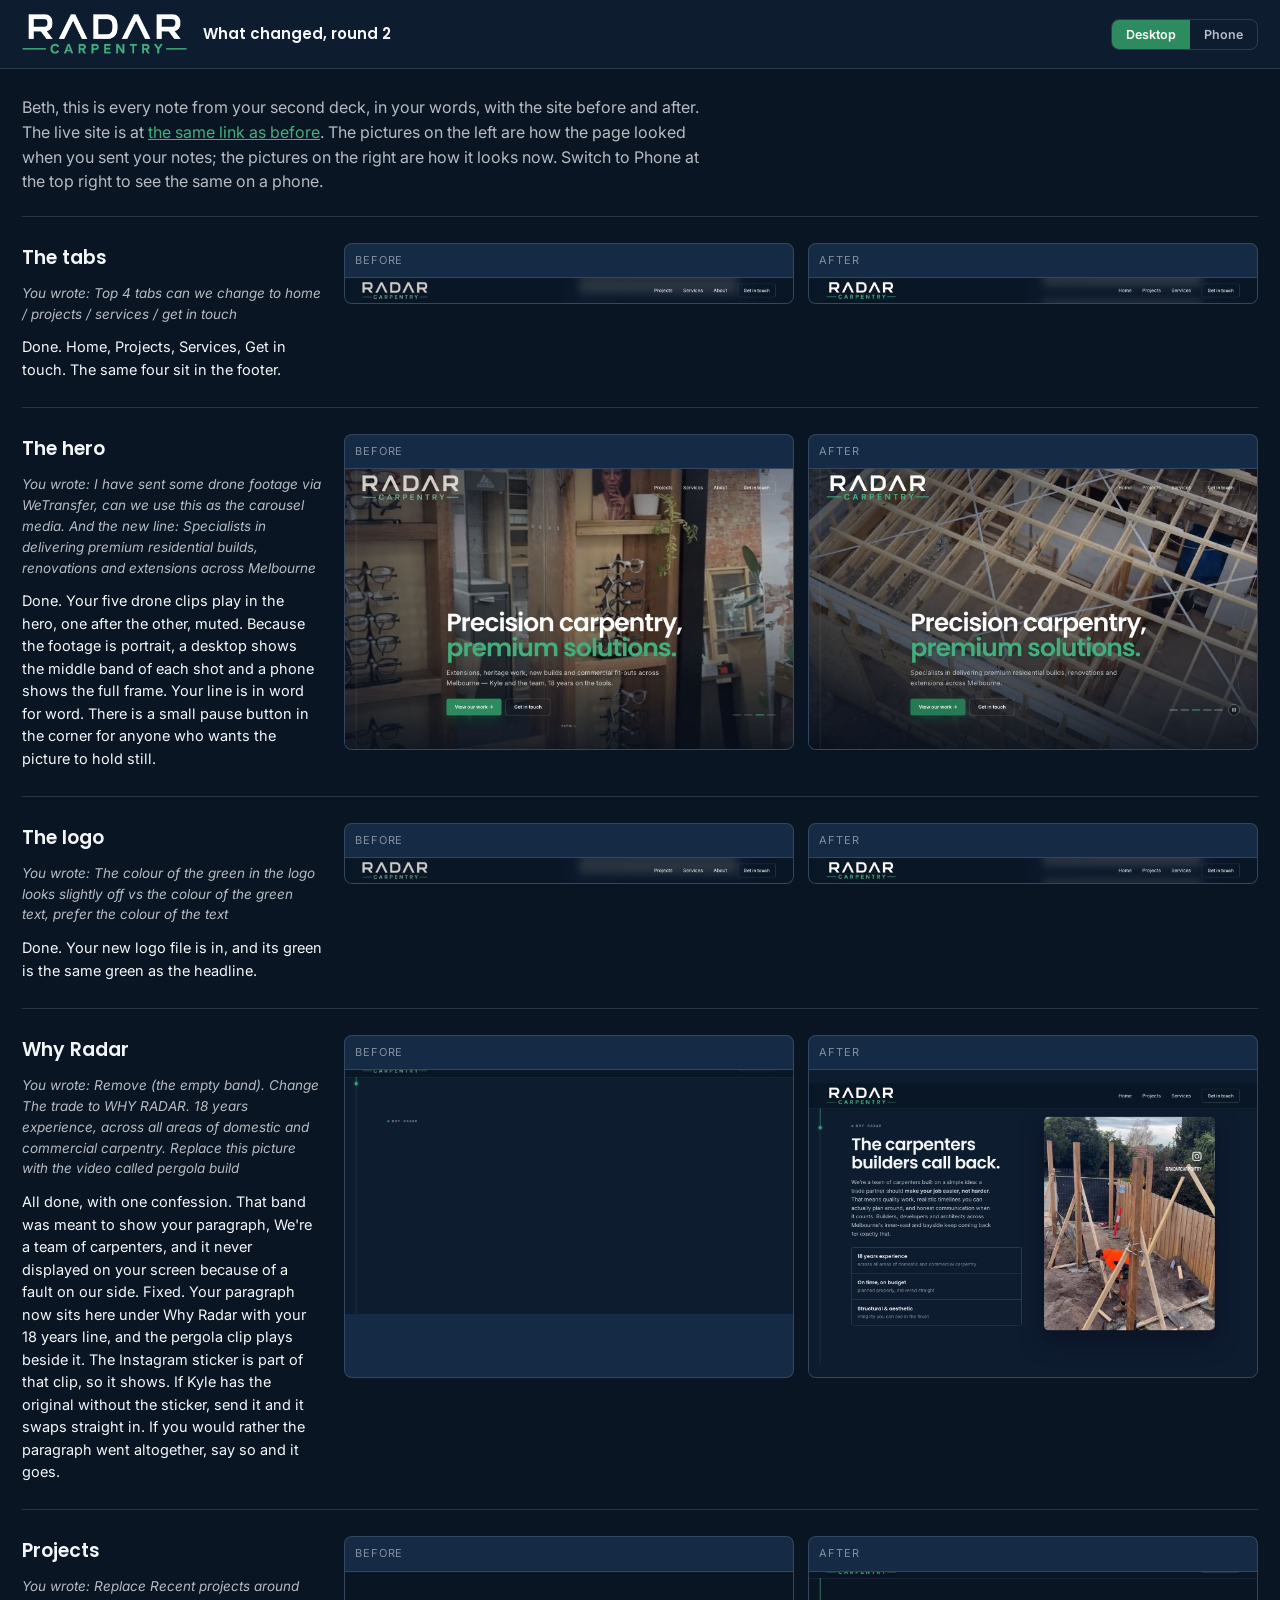
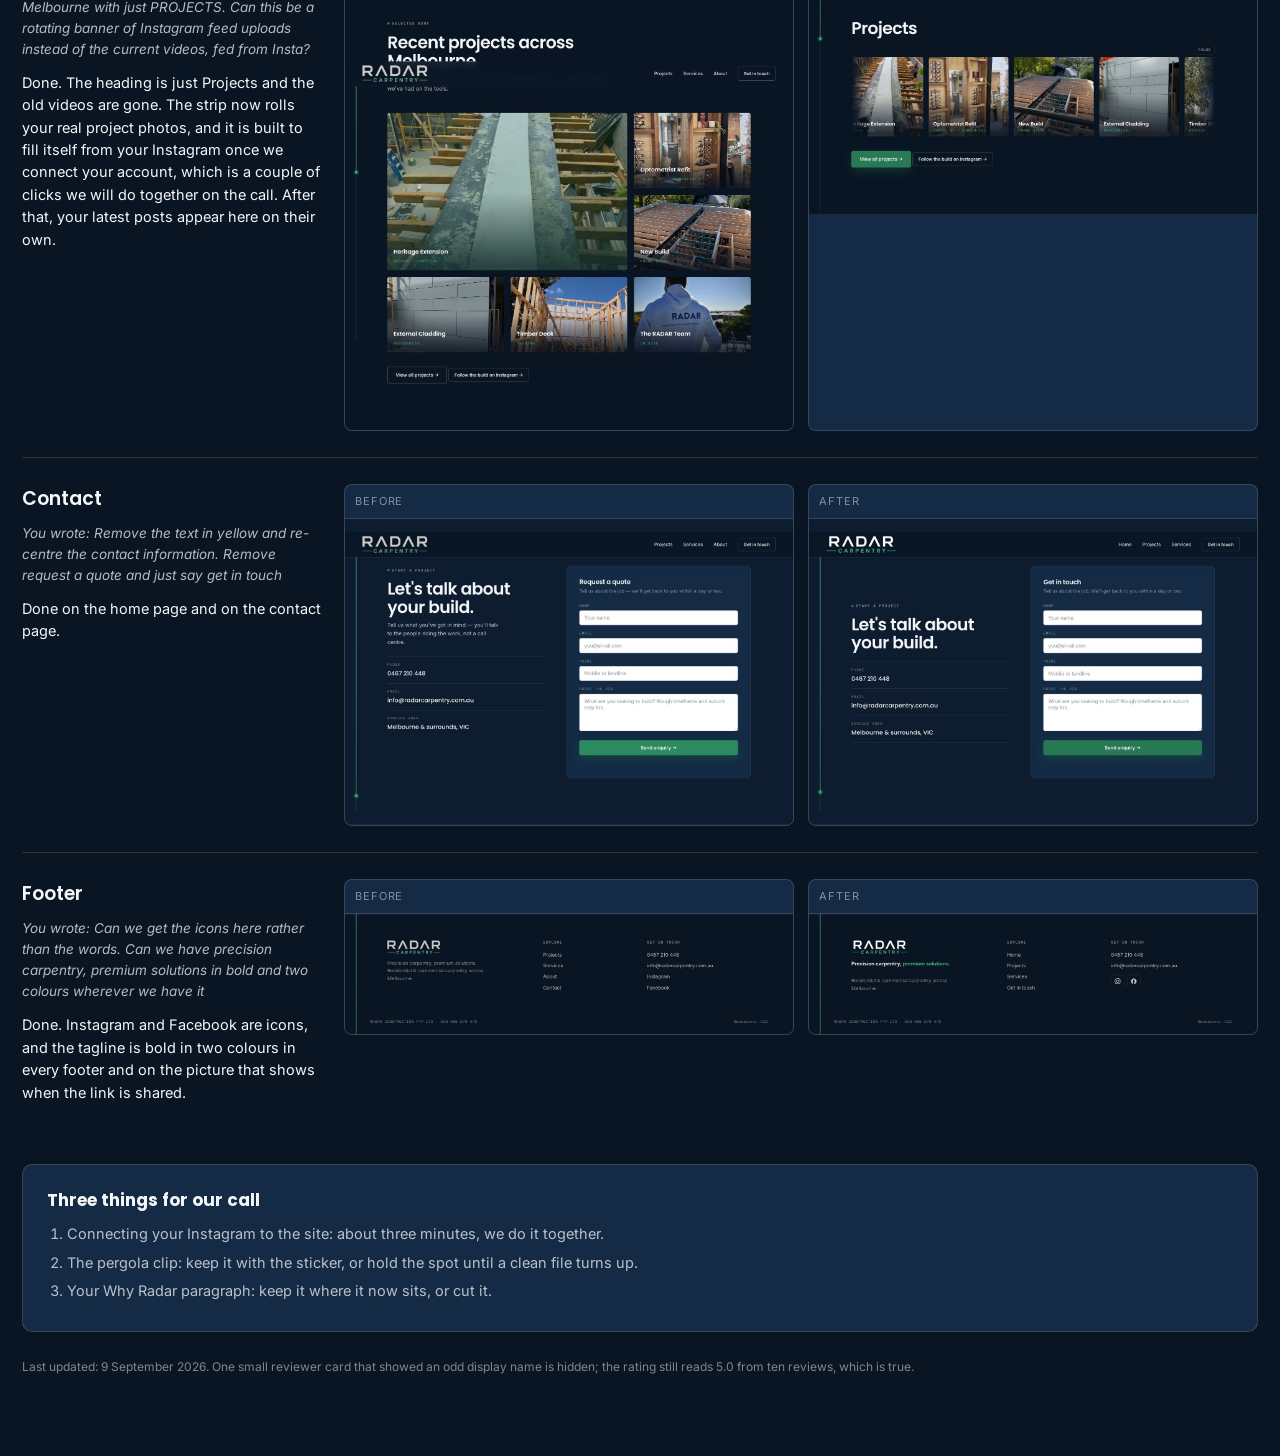
<file: round-2/index.html>
<!doctype html>
<html lang="en-AU"><head><meta charset="utf-8"><meta name="viewport" content="width=device-width,initial-scale=1"><meta name="robots" content="noindex,nofollow">
<title>RADAR Carpentry · What changed, round 2</title>
<link rel="icon" type="image/png" href="../favicon.png">
<link rel="preconnect" href="https://fonts.googleapis.com"><link rel="preconnect" href="https://fonts.gstatic.com" crossorigin>
<link href="https://fonts.googleapis.com/css2?family=Poppins:wght@500;600&family=Inter:wght@400;500;600&display=swap" rel="stylesheet">
<style>
:root{--navy:#0E1C30;--navy-900:#091523;--navy-800:#142a45;--line:rgba(244,246,248,.14);--green:#2E8B5F;--green-b:#42B07C;--ink:#F4F6F8;--soft:rgba(244,246,248,.74);--mute:rgba(244,246,248,.5)}
*{box-sizing:border-box;margin:0;padding:0}
body{background:var(--navy-900);color:var(--ink);font-family:Inter,-apple-system,BlinkMacSystemFont,"Segoe UI",sans-serif;line-height:1.55}
header{position:sticky;top:0;z-index:5;display:flex;align-items:center;gap:16px;padding:14px 22px;background:var(--navy);border-bottom:1px solid var(--line)}
header img{height:40px} header h1{font-family:Poppins,sans-serif;font-size:15px;font-weight:600} header .sp{flex:1}
.seg{display:inline-flex;border:1px solid var(--line);border-radius:8px;overflow:hidden}
.seg button{background:transparent;color:var(--soft);border:0;padding:7px 14px;font-size:12.5px;font-weight:600;cursor:pointer;font-family:inherit}
.seg button.on{background:var(--green);color:#fff}
main{max-width:1400px;margin:0 auto;padding:26px 22px 80px}
.intro{font-size:16px;color:var(--soft);max-width:70ch;margin-bottom:22px}
.intro a{color:var(--green-b)}
.row{display:grid;grid-template-columns:300px 1fr;gap:22px;padding:26px 0;border-top:1px solid var(--line)}
.ask h2{font-family:Poppins,sans-serif;font-size:19px;font-weight:600;margin-bottom:10px} .you{font-size:13.5px;color:var(--soft);font-style:italic;margin-bottom:12px} .did{font-size:14.5px}
.pair{display:none;grid-template-columns:1fr 1fr;gap:14px} .pair.on{display:grid} .pair.phone{grid-template-columns:repeat(auto-fit,minmax(200px,300px))}
figure{background:var(--navy-800);border:1px solid var(--line);border-radius:8px;overflow:hidden}
figcaption{font-size:11px;letter-spacing:.08em;text-transform:uppercase;color:var(--mute);padding:8px 10px;border-bottom:1px solid var(--line)}
figure img{display:block;width:100%;height:auto}
.call{margin-top:34px;padding:22px 24px;border:1px solid var(--line);border-radius:10px;background:var(--navy-800)}
.call h2{font-family:Poppins,sans-serif;font-size:17px;margin-bottom:10px} .call ol{padding-left:20px;color:var(--soft);font-size:14.5px} .call li{margin:6px 0}
.stamp{margin-top:26px;font-size:12px;color:var(--mute)}
@media (max-width:900px){.row{grid-template-columns:1fr} .pair{grid-template-columns:1fr} header h1{font-size:13px}}
</style></head><body>
<header><img src="../assets/images/radar-wordmark-ondark.png" alt="RADAR Carpentry"><h1>What changed, round 2</h1><span class="sp"></span>
<div class="seg"><button class="on" data-w="desktop">Desktop</button><button data-w="phone">Phone</button></div></header>
<main>
<p class="intro">Beth, this is every note from your second deck, in your words, with the site before and after. The live site is at <a href="../">the same link as before</a>. The pictures on the left are how the page looked when you sent your notes; the pictures on the right are how it looks now. Switch to Phone at the top right to see the same on a phone.</p>

        <section class="row">
          <div class="ask"><h2>The tabs</h2><p class="you">You wrote: Top 4 tabs can we change to home / projects / services / get in touch</p><p class="did">Done. Home, Projects, Services, Get in touch. The same four sit in the footer.</p></div>
          <div class="shots"><div class="pair desktop"><figure><figcaption>Before</figcaption><img src="img/baseline-index-1440-nav.jpg" alt="Before: nav" loading="lazy"></figure><figure><figcaption>After</figcaption><img src="img/after-index-1440-nav.jpg" alt="After: nav" loading="lazy"></figure></div><div class="pair phone"><figure><figcaption>Before</figcaption><img src="img/baseline-index-390-nav.jpg" alt="Before: nav" loading="lazy"></figure><figure><figcaption>After</figcaption><img src="img/after-index-390-nav.jpg" alt="After: nav" loading="lazy"></figure></div></div>
        </section>
        <section class="row">
          <div class="ask"><h2>The hero</h2><p class="you">You wrote: I have sent some drone footage via WeTransfer, can we use this as the carousel media. And the new line: Specialists in delivering premium residential builds, renovations and extensions across Melbourne</p><p class="did">Done. Your five drone clips play in the hero, one after the other, muted. Because the footage is portrait, a desktop shows the middle band of each shot and a phone shows the full frame. Your line is in word for word. There is a small pause button in the corner for anyone who wants the picture to hold still.</p></div>
          <div class="shots"><div class="pair desktop"><figure><figcaption>Before</figcaption><img src="img/baseline-index-1440-hero.jpg" alt="Before: hero" loading="lazy"></figure><figure><figcaption>After</figcaption><img src="img/after-index-1440-hero.jpg" alt="After: hero" loading="lazy"></figure></div><div class="pair phone"><figure><figcaption>Before</figcaption><img src="img/baseline-index-390-hero.jpg" alt="Before: hero" loading="lazy"></figure><figure><figcaption>After</figcaption><img src="img/after-index-390-hero.jpg" alt="After: hero" loading="lazy"></figure></div></div>
        </section>
        <section class="row">
          <div class="ask"><h2>The logo</h2><p class="you">You wrote: The colour of the green in the logo looks slightly off vs the colour of the green text, prefer the colour of the text</p><p class="did">Done. Your new logo file is in, and its green is the same green as the headline.</p></div>
          <div class="shots"><div class="pair desktop"><figure><figcaption>Before</figcaption><img src="img/baseline-index-1440-nav.jpg" alt="Before: nav" loading="lazy"></figure><figure><figcaption>After</figcaption><img src="img/after-index-1440-nav.jpg" alt="After: nav" loading="lazy"></figure></div><div class="pair phone"><figure><figcaption>Before</figcaption><img src="img/baseline-index-390-nav.jpg" alt="Before: nav" loading="lazy"></figure><figure><figcaption>After</figcaption><img src="img/after-index-390-nav.jpg" alt="After: nav" loading="lazy"></figure></div></div>
        </section>
        <section class="row">
          <div class="ask"><h2>Why Radar</h2><p class="you">You wrote: Remove (the empty band). Change The trade to WHY RADAR. 18 years experience, across all areas of domestic and commercial carpentry. Replace this picture with the video called pergola build</p><p class="did">All done, with one confession. That band was meant to show your paragraph, We&#x27;re a team of carpenters, and it never displayed on your screen because of a fault on our side. Fixed. Your paragraph now sits here under Why Radar with your 18 years line, and the pergola clip plays beside it. The Instagram sticker is part of that clip, so it shows. If Kyle has the original without the sticker, send it and it swaps straight in. If you would rather the paragraph went altogether, say so and it goes.</p></div>
          <div class="shots"><div class="pair desktop"><figure><figcaption>Before</figcaption><img src="img/baseline-index-1440-about.jpg" alt="Before: about" loading="lazy"></figure><figure><figcaption>After</figcaption><img src="img/after-index-1440-about.jpg" alt="After: about" loading="lazy"></figure></div><div class="pair phone"><figure><figcaption>Before</figcaption><img src="img/baseline-index-390-about.jpg" alt="Before: about" loading="lazy"></figure><figure><figcaption>After</figcaption><img src="img/after-index-390-about.jpg" alt="After: about" loading="lazy"></figure></div></div>
        </section>
        <section class="row">
          <div class="ask"><h2>Projects</h2><p class="you">You wrote: Replace Recent projects around Melbourne with just PROJECTS. Can this be a rotating banner of Instagram feed uploads instead of the current videos, fed from Insta?</p><p class="did">Done. The heading is just Projects and the old videos are gone. The strip now rolls your real project photos, and it is built to fill itself from your Instagram once we connect your account, which is a couple of clicks we will do together on the call. After that, your latest posts appear here on their own.</p></div>
          <div class="shots"><div class="pair desktop"><figure><figcaption>Before</figcaption><img src="img/baseline-index-1440-work.jpg" alt="Before: work" loading="lazy"></figure><figure><figcaption>After</figcaption><img src="img/after-index-1440-work.jpg" alt="After: work" loading="lazy"></figure></div><div class="pair phone"><figure><figcaption>Before</figcaption><img src="img/baseline-index-390-work.jpg" alt="Before: work" loading="lazy"></figure><figure><figcaption>After</figcaption><img src="img/after-index-390-work.jpg" alt="After: work" loading="lazy"></figure></div></div>
        </section>
        <section class="row">
          <div class="ask"><h2>Contact</h2><p class="you">You wrote: Remove the text in yellow and re-centre the contact information. Remove request a quote and just say get in touch</p><p class="did">Done on the home page and on the contact page.</p></div>
          <div class="shots"><div class="pair desktop"><figure><figcaption>Before</figcaption><img src="img/baseline-index-1440-contact.jpg" alt="Before: contact" loading="lazy"></figure><figure><figcaption>After</figcaption><img src="img/after-index-1440-contact.jpg" alt="After: contact" loading="lazy"></figure></div><div class="pair phone"><figure><figcaption>Before</figcaption><img src="img/baseline-index-390-contact.jpg" alt="Before: contact" loading="lazy"></figure><figure><figcaption>After</figcaption><img src="img/after-index-390-contact.jpg" alt="After: contact" loading="lazy"></figure></div></div>
        </section>
        <section class="row">
          <div class="ask"><h2>Footer</h2><p class="you">You wrote: Can we get the icons here rather than the words. Can we have precision carpentry, premium solutions in bold and two colours wherever we have it</p><p class="did">Done. Instagram and Facebook are icons, and the tagline is bold in two colours in every footer and on the picture that shows when the link is shared.</p></div>
          <div class="shots"><div class="pair desktop"><figure><figcaption>Before</figcaption><img src="img/baseline-index-1440-footer.jpg" alt="Before: footer" loading="lazy"></figure><figure><figcaption>After</figcaption><img src="img/after-index-1440-footer.jpg" alt="After: footer" loading="lazy"></figure></div><div class="pair phone"><figure><figcaption>Before</figcaption><img src="img/baseline-index-390-footer.jpg" alt="Before: footer" loading="lazy"></figure><figure><figcaption>After</figcaption><img src="img/after-index-390-footer.jpg" alt="After: footer" loading="lazy"></figure></div></div>
        </section>
<div class="call"><h2>Three things for our call</h2><ol><li>Connecting your Instagram to the site: about three minutes, we do it together.</li><li>The pergola clip: keep it with the sticker, or hold the spot until a clean file turns up.</li><li>Your Why Radar paragraph: keep it where it now sits, or cut it.</li></ol></div>
<p class="stamp">Last updated: 9 September 2026. One small reviewer card that showed an odd display name is hidden; the rating still reads 5.0 from ten reviews, which is true.</p>
</main>
<script>
document.querySelectorAll('.seg button').forEach(b=>b.addEventListener('click',()=>{document.querySelectorAll('.seg button').forEach(x=>x.classList.toggle('on',x===b));const w=b.dataset.w;document.querySelectorAll('.pair').forEach(p=>p.classList.toggle('on',p.classList.contains(w)));}));
document.querySelectorAll('.pair.desktop').forEach(p=>p.classList.add('on'));
</script></body></html>
</file>
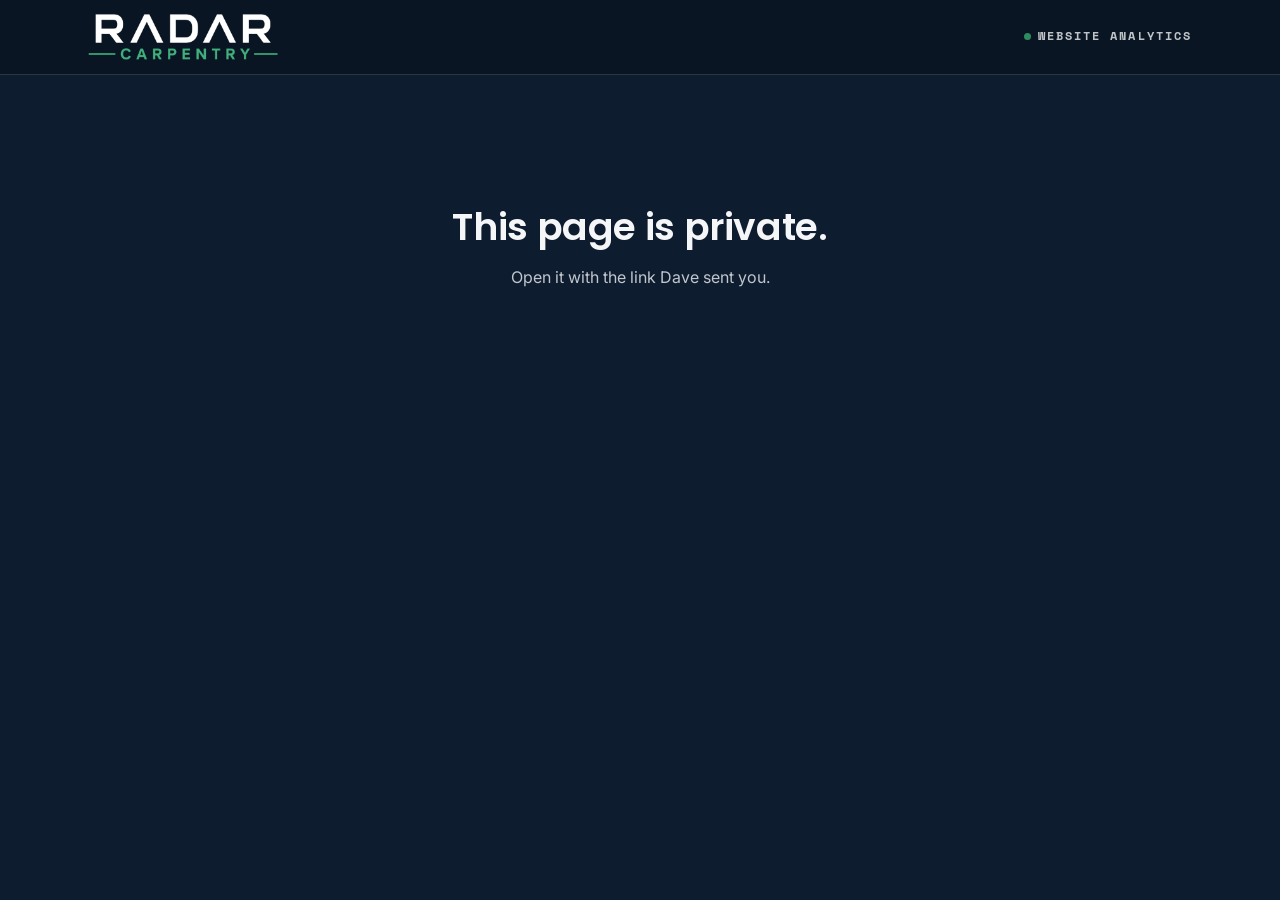
<file: analytics.html>
<!doctype html>
<html lang="en-AU">
<head>
<meta charset="utf-8">
<meta name="viewport" content="width=device-width,initial-scale=1">
<meta name="robots" content="noindex,nofollow">
<meta name="referrer" content="no-referrer">
<title>Website analytics · RADAR Carpentry</title>
<link rel="icon" type="image/png" href="favicon.png?v=2">
<meta name="theme-color" content="#0E1C30">
<link rel="preconnect" href="https://fonts.googleapis.com">
<link rel="preconnect" href="https://fonts.gstatic.com" crossorigin>
<link href="https://fonts.googleapis.com/css2?family=Poppins:wght@500;600;700&family=Inter:wght@400;500;600&family=Space+Mono:wght@400;700&display=swap" rel="stylesheet">
<link rel="stylesheet" href="tokens.css">
<style>
/* RADAR analytics page (17 Sep 2026). The site's own tokens; one chart green (#3CA473) validated with the dataviz
   palette checks against both navy surfaces (lightness band, chroma, contrast ≥ 3:1). Text never wears the data colour. */
*{box-sizing:border-box}
html,body{margin:0}
body{background:var(--navy);color:var(--on-dark);font-family:var(--f-body);font-size:16px;line-height:1.55;-webkit-font-smoothing:antialiased}
:root{--mark:#3CA473;--card:var(--navy-800);--grid:rgba(244,246,248,.10)}
.wrap{width:100%;max-width:1200px;margin:0 auto;padding:0 clamp(16px,4vw,48px)}
.top{border-bottom:1px solid var(--navy-line);background:var(--navy-900)}
.top-in{display:flex;align-items:center;justify-content:space-between;gap:16px;padding-block:14px;flex-wrap:wrap}
.logo{height:46px;width:auto;display:block}
.top-meta{display:flex;flex-direction:column;align-items:flex-end;gap:2px;text-align:right}
.ey{display:inline-flex;align-items:center;gap:.6em;font-family:var(--f-mono);font-size:.72rem;font-weight:700;letter-spacing:.18em;text-transform:uppercase;color:var(--on-dark-soft)}
.ey::before{content:"";width:7px;height:7px;border-radius:50%;background:var(--green);flex:none}
.muted{color:var(--on-dark-mute);font-size:.86rem}
main.wrap{padding-top:clamp(24px,4vw,40px);padding-bottom:56px}
h1,h2,h3{font-family:var(--f-display);font-weight:600;letter-spacing:-.01em;margin:0}
h1{font-size:clamp(1.55rem,3.2vw,2.35rem);line-height:1.18;max-width:28ch}
h2{font-size:1.12rem;margin-bottom:14px}
h3{font-size:.8rem;font-family:var(--f-mono);text-transform:uppercase;letter-spacing:.14em;color:var(--on-dark-mute);font-weight:700;margin:22px 0 10px}
.lede{color:var(--on-dark-soft);margin:10px 0 0;max-width:62ch}
.head{display:flex;justify-content:space-between;align-items:flex-end;gap:20px;flex-wrap:wrap;margin-bottom:22px}
.range{display:inline-flex;border:1px solid var(--navy-line);border-radius:999px;padding:3px;background:var(--navy-900)}
.range button{appearance:none;border:0;background:transparent;color:var(--on-dark-soft);font:600 .9rem var(--f-body);padding:.5em 1.05em;border-radius:999px;cursor:pointer;min-height:40px}
.range button[aria-pressed="true"]{background:var(--green-btn);color:#fff}
.range button:focus-visible{outline:2px solid var(--green-bright);outline-offset:2px}
.tiles{display:grid;grid-template-columns:1.3fr repeat(4,1fr);gap:12px;margin-bottom:12px}
.tile{background:var(--card);border:1px solid var(--navy-line);border-radius:var(--r-lg);padding:16px 18px;min-width:0}
.tile .lbl{font-size:.86rem;color:var(--on-dark-soft)}
.tile .val{font-family:var(--f-body);font-weight:600;font-size:1.9rem;line-height:1.15;margin-top:6px;overflow-wrap:anywhere}
.tile.hero .val{font-size:clamp(2.6rem,5vw,3.4rem)}
.tile .note{font-size:.8rem;color:var(--on-dark-mute);margin-top:4px}
.card{background:var(--card);border:1px solid var(--navy-line);border-radius:var(--r-lg);padding:18px 20px;margin-bottom:12px;min-width:0}
.grid2{display:grid;grid-template-columns:1fr 1fr;gap:12px}
.grid2 .card{margin-bottom:0}
.empty{color:var(--on-dark-mute);font-size:.92rem;margin:4px 0}
/* line chart */
.chart{position:relative;width:100%}
.chart svg{display:block;width:100%;height:auto;overflow:visible}
.chart svg:focus-visible{outline:2px solid var(--green-bright);outline-offset:4px;border-radius:6px}
.axis text{fill:var(--on-dark-mute);font:12px var(--f-body);font-variant-numeric:tabular-nums}
.gridline{stroke:var(--grid);stroke-width:1}
.line{fill:none;stroke:var(--mark);stroke-width:2;stroke-linejoin:round;stroke-linecap:round}
.area{fill:var(--mark);opacity:.1}
.cross{stroke:rgba(244,246,248,.45);stroke-width:1}
.dot{fill:var(--mark);stroke:var(--card);stroke-width:2}
.endlbl{fill:var(--on-dark);font:600 13px var(--f-body)}
.col{fill:var(--mark)}
.col-hit{fill:transparent}
.col-lbl{fill:var(--on-dark);font:600 12px var(--f-body)}
/* bars */
.bars{display:flex;flex-direction:column;gap:10px}
.bar{display:grid;grid-template-columns:minmax(0,1fr);gap:4px;outline:none;border-radius:8px;padding:2px 4px;margin:0 -4px}
.bar:focus-visible{box-shadow:0 0 0 2px var(--green-bright)}
.bar .row{display:flex;justify-content:space-between;gap:12px;font-size:.92rem}
.bar .name{overflow-wrap:anywhere}
.bar .name small{display:block;color:var(--on-dark-mute);font-size:.78rem}
.bar .num{white-space:nowrap;font-variant-numeric:tabular-nums;color:var(--on-dark)}
.bar .track{height:12px;position:relative}
.bar .fill{position:absolute;left:0;top:0;height:12px;background:var(--mark);border-radius:0 4px 4px 0;min-width:2px}
.bar:hover .fill,.bar:focus .fill{filter:brightness(1.12)}
.list{margin:0;padding:0;list-style:none;display:flex;flex-direction:column;gap:6px;font-size:.9rem}
.list li{display:flex;justify-content:space-between;gap:12px;color:var(--on-dark-soft)}
.list li span:last-child{white-space:nowrap;color:var(--on-dark);font-variant-numeric:tabular-nums}
details{margin-top:12px}
summary{cursor:pointer;color:var(--on-dark-soft);font-size:.88rem}
table{border-collapse:collapse;width:100%;margin-top:8px;font-size:.88rem}
th,td{text-align:left;padding:6px 8px;border-bottom:1px solid var(--navy-line)}
td.n,th.n{text-align:right;font-variant-numeric:tabular-nums}
.tablewrap{overflow-x:auto}
.tip{position:fixed;z-index:50;pointer-events:none;background:var(--navy-900);border:1px solid var(--navy-line);border-radius:8px;padding:8px 10px;font-size:.86rem;box-shadow:0 12px 30px rgba(0,0,0,.35);max-width:260px}
.tip b{display:block;font-size:1rem;font-weight:600}
.tip span{color:var(--on-dark-soft)}
.state{max-width:560px;margin:10vh auto;text-align:center}
.state p{color:var(--on-dark-soft)}
.foot{color:var(--on-dark-mute);font-size:.84rem;margin-top:22px;display:flex;flex-direction:column;gap:6px}
.pill{display:inline-block;font-size:.76rem;color:var(--on-dark-soft);border:1px solid var(--navy-line);border-radius:999px;padding:1px 8px;margin-left:6px;vertical-align:middle}
.fade{opacity:.55;transition:opacity .15s}
@media (max-width:980px){.tiles{grid-template-columns:repeat(2,1fr)}.tile.hero{grid-column:1/-1}.grid2{grid-template-columns:1fr}}
@media (max-width:420px){.tile .val{font-size:1.55rem}.top-meta{align-items:flex-start;text-align:left}}
@media (prefers-reduced-motion:reduce){*{transition:none!important}}
</style>
</head>
<body>
<header class="top">
  <div class="wrap top-in">
    <img src="assets/images/radar-wordmark-ondark.png" alt="RADAR Carpentry" class="logo" width="160" height="46">
    <div class="top-meta"><span class="ey">Website analytics</span><span class="muted" id="through"></span></div>
  </div>
</header>
<main id="main" class="wrap">
  <section class="state" id="loading"><p>Loading…</p></section>
  <section class="state" id="locked" hidden>
    <h1 style="margin:0 auto">This page is private.</h1>
    <p id="locked-why">Open it with the link Dave sent you.</p>
  </section>
  <section id="dash" hidden>
    <div class="head">
      <div>
        <h1 id="answer"></h1>
        <p class="lede" id="sub"></p>
      </div>
      <div class="range" role="group" aria-label="Time period">
        <button type="button" data-days="7" aria-pressed="false">Last 7 days</button>
        <button type="button" data-days="28" aria-pressed="true">Last 28 days</button>
      </div>
    </div>
    <div class="tiles" id="tiles"></div>
    <section class="card" aria-labelledby="h-trend">
      <h2 id="h-trend">Visitors each day</h2>
      <div class="chart" id="line"></div>
      <details><summary>Show as a table</summary><div class="tablewrap"><table id="line-table"></table></div></details>
    </section>
    <div class="grid2">
      <section class="card" aria-labelledby="h-where"><h2 id="h-where">Where they're from</h2><div id="cities"></div><h3>Countries</h3><div id="countries"></div></section>
      <section class="card" aria-labelledby="h-pages"><h2 id="h-pages">Pages they look at, and how long they stay</h2><div id="pages"></div></section>
      <section class="card" aria-labelledby="h-how"><h2 id="h-how">How they found the site</h2><div id="channels"></div></section>
      <section class="card" aria-labelledby="h-ref"><h2 id="h-ref">Which sites sent them</h2><div id="referrers"></div><h3>Exactly how each was tagged</h3><div id="sources"></div></section>
      <section class="card" aria-labelledby="h-entry"><h2 id="h-entry">The page they land on first</h2><div id="entry"></div></section>
      <section class="card" aria-labelledby="h-dev"><h2 id="h-dev">Phone or computer</h2><div id="devices"></div><h3>New or returning</h3><div id="newret"></div></section>
    </div>
    <section class="card" aria-labelledby="h-when" style="margin-top:12px">
      <h2 id="h-when">When they visit</h2>
      <h3>Time of day (your time)</h3><div class="chart" id="hours"></div>
      <h3>Day of the week</h3><div class="chart" id="weekdays"></div>
      <details><summary>Show as a table</summary><div class="tablewrap"><table id="when-table"></table></div></details>
    </section>
    <section class="card" aria-labelledby="h-who" style="margin-top:12px"><h2 id="h-who">Who's visiting</h2><div id="demo"></div></section>
    <section class="card" id="wix" aria-labelledby="h-wix" hidden><h2 id="h-wix">Before the new site (Wix)</h2><p class="lede" id="wix-sub" style="margin:0 0 12px"></p><div class="grid2" id="wix-body"></div></section>
    <div class="foot" id="foot"></div>
  </section>
</main>
<div class="tip" id="tip" role="tooltip" hidden></div>
<script>
(function () {
  'use strict';
  var $ = function (id) { return document.getElementById(id); };
  var NF = new Intl.NumberFormat('en-AU');
  var CF = new Intl.NumberFormat('en-AU', { notation: 'compact', maximumFractionDigits: 1 });
  var num = function (n) { return n == null ? 'not yet' : (Math.abs(n) >= 10000 ? CF.format(n) : NF.format(n)); };
  var pct = function (r) { return r == null ? 'not yet' : Math.round(r * 100) + '%'; };
  var dur = function (s) { if (s == null) return 'not yet'; s = Math.round(s); var m = Math.floor(s / 60), r = s % 60; return m ? m + 'm ' + (r < 10 ? '0' : '') + r + 's' : r + 's'; };
  var day = function (iso, opts) { return new Date(iso + 'T00:00:00Z').toLocaleDateString('en-AU', Object.assign({ timeZone: 'UTC', day: 'numeric', month: 'short' }, opts || {})); };
  var el = function (tag, cls, text) { var e = document.createElement(tag); if (cls) e.className = cls; if (text != null) e.textContent = text; return e; };
  var PAGE = { '/': 'Home', '/index.html': 'Home', '/projects': 'Projects', '/projects.html': 'Projects', '/contact': 'Get in touch', '/contact.html': 'Get in touch' };
  var CHANNEL = { 'Direct': 'Typed the address or used a bookmark', 'Organic Search': 'Google or another search (free listing)', 'Paid Search': 'A Google ad',
    'Organic Social': 'Social media (Instagram, Facebook…)', 'Paid Social': 'A social media ad', 'Referral': 'A link on another website', 'Email': 'A link in an email',
    'Organic Maps': 'Google Maps', 'AI Assistant': 'An AI assistant (ChatGPT and similar)', 'Unassigned': "Couldn't tell", 'Cross-network': 'Google ads across networks', 'Display': 'A display ad' };
  var DEVICE = { desktop: 'Computer', mobile: 'Phone', tablet: 'Tablet', 'smart tv': 'TV' };
  var SOURCE = { '(direct)': 'No site — typed the address or a bookmark', 'google': 'Google', 'bing': 'Bing', 'duckduckgo': 'DuckDuckGo',
    'ig': 'Instagram', 'instagram.com': 'Instagram', 'l.instagram.com': 'Instagram', 'm.facebook.com': 'Facebook', 'facebook.com': 'Facebook',
    'l.facebook.com': 'Facebook', 'chatgpt.com': 'ChatGPT', 'au.search.yahoo.com': 'Yahoo', '(not set)': "Couldn't tell" };

  var tip = $('tip');
  function showTip(x, y, strong, rest) {
    tip.textContent = '';
    tip.appendChild(el('b', null, strong));
    if (rest) tip.appendChild(el('span', null, rest));
    tip.hidden = false;
    var w = tip.offsetWidth, h = tip.offsetHeight;
    var left = Math.min(window.innerWidth - w - 8, Math.max(8, x + 14));
    var top = y - h - 12; if (top < 8) top = y + 16;
    tip.style.left = left + 'px'; tip.style.top = top + 'px';
  }
  function hideTip() { tip.hidden = true; }

  function locked(why) {
    $('loading').hidden = true; $('dash').hidden = true; $('locked').hidden = false;
    if (why) $('locked-why').textContent = why;
  }

  function bars(host, items, opts) {
    host.textContent = '';
    if (!items || !items.length) { host.appendChild(el('p', 'empty', opts.empty || 'Nothing to show yet.')); return; }
    var max = Math.max.apply(null, items.map(opts.value)) || 1;
    var wrap = el('div', 'bars');
    items.forEach(function (it) {
      var v = opts.value(it);
      var row = el('div', 'bar'); row.tabIndex = 0;
      var top = el('div', 'row');
      var name = el('span', 'name', opts.label(it));
      if (opts.sub) { var s = opts.sub(it); if (s) name.appendChild(el('small', null, s)); }
      top.appendChild(name);
      top.appendChild(el('span', 'num', opts.shown ? opts.shown(it) : num(v)));
      var track = el('div', 'track'); var fill = el('div', 'fill'); fill.style.width = Math.max(0.6, (v / max) * 100) + '%';
      track.appendChild(fill); row.appendChild(top); row.appendChild(track);
      var tipText = opts.tip ? opts.tip(it) : null;
      if (tipText) {
        row.addEventListener('pointermove', function (e) { showTip(e.clientX, e.clientY, tipText[0], tipText[1]); });
        row.addEventListener('pointerleave', hideTip);
        row.addEventListener('focus', function () { var r = row.getBoundingClientRect(); showTip(r.left + r.width / 2, r.top, tipText[0], tipText[1]); });
        row.addEventListener('blur', hideTip);
        row.setAttribute('aria-label', tipText[0] + '. ' + (tipText[1] || ''));
      }
      wrap.appendChild(row);
    });
    host.appendChild(wrap);
  }

  function list(host, items, render, empty) {
    host.textContent = '';
    if (!items || !items.length) { host.appendChild(el('p', 'empty', empty || 'Nothing to show yet.')); return; }
    var ul = el('ul', 'list');
    items.forEach(function (it) { var r = render(it); var li = el('li'); li.appendChild(el('span', null, r[0])); li.appendChild(el('span', null, r[1])); ul.appendChild(li); });
    host.appendChild(ul);
  }

  // a small column chart: one column per hour or weekday. Same marks as the bars (4px rounded cap, 2px gap, hover + focus).
  function columns(host, items, label, value, tipOf, showLabel, empty) {
    host.textContent = '';
    var total = items.reduce(function (a, x) { return a + (value(x) || 0); }, 0);
    if (!items.length || !total) { host.appendChild(el('p', 'empty', empty)); return; }
    var W = Math.max(280, Math.round(host.clientWidth || 700)), H = W < 520 ? 120 : 150, T = 16, B = 22;
    var n = items.length, max = Math.max.apply(null, items.map(value)) || 1;
    var slot = W / n, w = Math.min(24, Math.max(4, slot - 6));
    var NS = 'http://www.w3.org/2000/svg';
    var svg = document.createElementNS(NS, 'svg');
    svg.setAttribute('viewBox', '0 0 ' + W + ' ' + H);
    svg.setAttribute('role', 'img');
    svg.setAttribute('aria-label', host.id === 'hours' ? 'Visits by hour of the day. The table below lists every hour.' : 'Visits by day of the week. The table below lists every day.');
    var mk = function (tag, attrs, text) { var e = document.createElementNS(NS, tag); for (var k in attrs) e.setAttribute(k, attrs[k]); if (text != null) e.textContent = text; return e; };
    items.forEach(function (it, i) {
      var v = value(it) || 0, h = Math.max(v ? 3 : 0, (H - T - B) * (v / max)), x = i * slot + (slot - w) / 2, y = H - B - h;
      if (h) svg.appendChild(mk('rect', { 'class': 'col', x: x.toFixed(1), y: y.toFixed(1), width: w.toFixed(1), height: h.toFixed(1), rx: Math.min(4, w / 2) }));
      if (v === max) svg.appendChild(mk('text', { 'class': 'col-lbl', x: (x + w / 2).toFixed(1), y: (y - 5).toFixed(1), 'text-anchor': 'middle' }, NF.format(v)));
      if (showLabel(i)) svg.appendChild(mk('text', { 'class': 'axis', x: (x + w / 2).toFixed(1), y: H - 6, 'text-anchor': 'middle', fill: 'rgba(244,246,248,.52)', 'font-size': '12' }, label(it)));
      var hit = mk('rect', { 'class': 'col-hit', x: (i * slot).toFixed(1), y: 0, width: slot.toFixed(1), height: H, tabindex: '0', role: 'img' });
      var t = tipOf(it);
      hit.setAttribute('aria-label', t[0] + '. ' + t[1]);
      hit.addEventListener('pointermove', function (e) { showTip(e.clientX, e.clientY, t[0], t[1]); });
      hit.addEventListener('pointerleave', hideTip);
      hit.addEventListener('focus', function () { var r = hit.getBoundingClientRect(); showTip(r.left + r.width / 2, r.top, t[0], t[1]); });
      hit.addEventListener('blur', hideTip);
      svg.appendChild(hit);
    });
    host.appendChild(svg);
  }

  function whenTable(host, hours, days) {
    host.textContent = '';
    var head = el('tr'); ['Hour', 'Visits', 'Day', 'Visits'].forEach(function (h, i) { head.appendChild(el('th', i % 2 ? 'n' : null, h)); });
    var thead = el('thead'); thead.appendChild(head); host.appendChild(thead);
    var tb = el('tbody');
    for (var i = 0; i < 24; i++) {
      var tr = el('tr');
      tr.appendChild(el('td', null, (hours[i] ? hours[i].hour : String(i)) + ':00'));
      tr.appendChild(el('td', 'n', hours[i] ? NF.format(hours[i].visits) : '0'));
      tr.appendChild(el('td', null, days[i] ? days[i].day : ''));
      tr.appendChild(el('td', 'n', days[i] ? NF.format(days[i].visits) : ''));
      tb.appendChild(tr);
    }
    host.appendChild(tb);
  }

  function lineChart(host, points) {
    host.textContent = '';
    var counted = points.filter(function (p) { return p.visitors != null; });
    if (!counted.length) { host.appendChild(el('p', 'empty', 'The daily line starts once the first full day has been counted.')); return; }
    // drawn at the container's real width so the axis text stays 12px on a phone (a fixed viewBox shrank it to ~5px)
    var W = Math.max(280, Math.round(host.clientWidth || 760)), H = W < 520 ? 200 : 240, L = 36, R = 40, T = 14, B = 30;
    var max = Math.max.apply(null, counted.map(function (p) { return p.visitors; }));
    var step = max <= 4 ? 1 : max <= 10 ? 2 : max <= 25 ? 5 : max <= 50 ? 10 : max <= 100 ? 20 : Math.pow(10, Math.floor(Math.log10(max))) / 2;
    var top = Math.max(step, Math.ceil(max / step) * step);
    var n = points.length;
    var x = function (i) { return L + (n === 1 ? (W - L - R) / 2 : i * (W - L - R) / (n - 1)); };
    var y = function (v) { return T + (H - T - B) * (1 - v / top); };
    var NS = 'http://www.w3.org/2000/svg';
    var svg = document.createElementNS(NS, 'svg');
    svg.setAttribute('viewBox', '0 0 ' + W + ' ' + H); svg.setAttribute('role', 'img'); svg.setAttribute('tabindex', '0');
    svg.setAttribute('aria-label', 'Visitors each day, ' + day(points[0].date) + ' to ' + day(points[n - 1].date) + '. Use the arrow keys to read each day, or open the table below.');
    var mk = function (tag, attrs, text) { var e = document.createElementNS(NS, tag); for (var k in attrs) e.setAttribute(k, attrs[k]); if (text != null) e.textContent = text; return e; };
    var axis = mk('g', { 'class': 'axis' });
    for (var v = 0; v <= top; v += step) {
      axis.appendChild(mk('line', { 'class': 'gridline', x1: L, x2: W - R, y1: y(v), y2: y(v) }));
      axis.appendChild(mk('text', { x: L - 8, y: y(v) + 4, 'text-anchor': 'end' }, NF.format(v)));
    }
    var ticks = n <= 7 ? (W < 520 ? [0, Math.round((n - 1) / 2), n - 1] : points.map(function (_, i) { return i; })) : (W < 520 ? [0, Math.round((n - 1) / 2), n - 1] : [0, Math.round((n - 1) / 3), Math.round(2 * (n - 1) / 3), n - 1]);
    ticks.forEach(function (i) { axis.appendChild(mk('text', { x: x(i), y: H - 8, 'text-anchor': i === 0 ? 'start' : i === n - 1 ? 'end' : 'middle' }, day(points[i].date))); });
    svg.appendChild(axis);
    // counted runs drawn as separate segments (a day before counting started is a gap, never a zero)
    var runs = [], cur = [];
    points.forEach(function (p, i) { if (p.visitors == null) { if (cur.length) runs.push(cur); cur = []; } else cur.push(i); });
    if (cur.length) runs.push(cur);
    runs.forEach(function (run) {
      var d = run.map(function (i, k) { return (k ? 'L' : 'M') + x(i).toFixed(1) + ' ' + y(points[i].visitors).toFixed(1); }).join(' ');
      if (run.length > 1) svg.appendChild(mk('path', { 'class': 'area', d: d + ' L' + x(run[run.length - 1]).toFixed(1) + ' ' + y(0) + ' L' + x(run[0]).toFixed(1) + ' ' + y(0) + ' Z' }));
      svg.appendChild(mk('path', { 'class': 'line', d: d }));
      if (run.length === 1) svg.appendChild(mk('circle', { 'class': 'dot', cx: x(run[0]), cy: y(points[run[0]].visitors), r: 4 }));
    });
    var lastI = counted.length ? points.lastIndexOf(counted[counted.length - 1]) : n - 1;
    svg.appendChild(mk('circle', { 'class': 'dot', cx: x(lastI), cy: y(points[lastI].visitors), r: 4 }));
    svg.appendChild(mk('text', { 'class': 'endlbl', x: x(lastI) + 8, y: y(points[lastI].visitors) + 4 }, NF.format(points[lastI].visitors)));
    var cross = mk('line', { 'class': 'cross', y1: T, y2: H - B, x1: 0, x2: 0, display: 'none' });
    var hot = mk('circle', { 'class': 'dot', r: 4, cx: 0, cy: 0, display: 'none' });
    svg.appendChild(cross); svg.appendChild(hot);
    var hit = mk('rect', { x: L, y: 0, width: W - L - R, height: H, fill: 'transparent' });
    svg.appendChild(hit);
    var at = lastI;
    function mark(i, cx, cy) {
      at = i; var p = points[i];
      cross.setAttribute('x1', x(i)); cross.setAttribute('x2', x(i)); cross.removeAttribute('display');
      if (p.visitors == null) { hot.setAttribute('display', 'none'); showTip(cx, cy, day(p.date, { weekday: 'short' }), 'Not counted yet'); return; }
      hot.setAttribute('cx', x(i)); hot.setAttribute('cy', y(p.visitors)); hot.removeAttribute('display');
      showTip(cx, cy, NF.format(p.visitors) + (p.visitors === 1 ? ' visitor' : ' visitors'), day(p.date, { weekday: 'short' }) + ' · ' + NF.format(p.visits) + (p.visits === 1 ? ' visit' : ' visits'));
    }
    function fromPointer(e) {
      var r = svg.getBoundingClientRect(); var sx = (e.clientX - r.left) * W / r.width;
      var i = Math.max(0, Math.min(n - 1, Math.round((sx - L) / ((W - L - R) / Math.max(1, n - 1)))));
      mark(i, e.clientX, e.clientY);
    }
    svg.addEventListener('pointermove', fromPointer);
    var clear = function () { cross.setAttribute('display', 'none'); hot.setAttribute('display', 'none'); hideTip(); };
    svg.addEventListener('pointerleave', clear);
    svg.addEventListener('keydown', function (e) {
      if (e.key !== 'ArrowLeft' && e.key !== 'ArrowRight') return;
      e.preventDefault(); var i = Math.max(0, Math.min(n - 1, at + (e.key === 'ArrowRight' ? 1 : -1)));
      var r = svg.getBoundingClientRect(); mark(i, r.left + (x(i) / W) * r.width, r.top + (y(points[i].visitors || 0) / H) * r.height);
    });
    svg.addEventListener('blur', clear);
    host.appendChild(svg);
  }

  function table(host, points) {
    host.textContent = '';
    var head = el('tr'); ['Day', 'Visitors', 'Visits', 'Page views'].forEach(function (h, i) { head.appendChild(el('th', i ? 'n' : null, h)); });
    var thead = el('thead'); thead.appendChild(head); host.appendChild(thead);
    var tb = el('tbody');
    points.slice().reverse().forEach(function (p) {
      var tr = el('tr'); tr.appendChild(el('td', null, day(p.date, { weekday: 'short' })));
      [p.visitors, p.visits, p.page_views].forEach(function (v) { tr.appendChild(el('td', 'n', v == null ? 'not counted' : NF.format(v))); });
      tb.appendChild(tr);
    });
    host.appendChild(tb);
  }

  function tile(host, label, value, note, hero) {
    var t = el('div', 'tile' + (hero ? ' hero' : ''));
    t.appendChild(el('div', 'lbl', label)); t.appendChild(el('div', 'val', value)); if (note) t.appendChild(el('div', 'note', note));
    host.appendChild(t);
  }

  var DATA = null, HISTORY = null, DAYS = 28;

  function render() {
    var d = DATA, p = d && d.periods ? d.periods[String(DAYS)] : null, t = p && p.totals;
    var since = d && d.counting_since ? day(d.counting_since, { year: 'numeric' }) : null;
    $('through').textContent = d && d.data_through ? 'Up to ' + day(d.data_through, { weekday: 'short', year: 'numeric' }) + ' · updated every morning' : '';
    document.querySelectorAll('.range button').forEach(function (b) { b.setAttribute('aria-pressed', String(Number(b.dataset.days) === DAYS)); });
    // the answer first
    if (!t) {
      $('answer').textContent = since ? 'Counting started ' + since + '.' : 'Counting has just started.';
      $('sub').textContent = 'The first numbers arrive the morning after the first full day. Nothing here is estimated: until Google has counted a day, it shows as "not yet".';
    } else {
      var who = t.visitors === 1 ? '1 person' : NF.format(t.visitors) + ' people';
      var leads = p.leads ? ' and ' + (p.leads === 1 ? '1 sent an enquiry' : NF.format(p.leads) + ' sent enquiries') : '';
      $('answer').textContent = who + ' visited the site in the last ' + DAYS + ' days' + leads + '.';
      $('sub').textContent = p.days_counted < p.days ? 'Counting started ' + since + ', so this covers ' + p.days_counted + ' of the ' + p.days + ' days so far.' : 'From ' + day(p.start) + ' to ' + day(p.end) + '.';
    }
    var tiles = $('tiles'); tiles.textContent = '';
    tile(tiles, 'Visitors', num(t && t.visitors), t && t.new_visitors != null ? NF.format(t.new_visitors) + ' new to the site' : null, true);
    tile(tiles, 'Visits', num(t && t.visits), t ? NF.format(t.page_views) + ' pages viewed' : null);
    tile(tiles, 'Enquiries sent', num(p && p.leads), 'from the website form');
    tile(tiles, 'Left straight away', pct(t && t.bounce_rate), 'bounce rate: left within 10 seconds without clicking further');
    tile(tiles, 'Average visit', dur(t && t.avg_visit_seconds), 'how long a visit lasts');

    var daily = (d && d.daily || []).slice(-DAYS);
    lineChart($('line'), daily); table($('line-table'), daily);

    bars($('cities'), p && p.cities, { label: function (c) { return c.city; }, sub: function (c) { return [c.region, c.country].filter(Boolean).join(', '); },
      value: function (c) { return c.visitors; }, shown: function (c) { return num(c.visitors); },
      tip: function (c) { return [c.city + ': ' + num(c.visitors) + (c.visitors === 1 ? ' visitor' : ' visitors'), num(c.visits) + ' visits']; },
      empty: t ? 'Google hasn’t placed any visitors in a city yet.' : 'Not yet.' });
    list($('countries'), p && p.countries, function (c) { return [c.country, num(c.visitors)]; }, 'Not yet.');
    bars($('pages'), p && p.pages, { label: function (x) { return PAGE[x.path] || x.title || x.path; }, sub: function (x) { return x.path + ' · ' + dur(x.avg_engagement_seconds) + ' on the page'; },
      value: function (x) { return x.views; }, shown: function (x) { return num(x.views) + (x.views === 1 ? ' view' : ' views'); },
      tip: function (x) { return [(PAGE[x.path] || x.path) + ': ' + num(x.views) + ' views', dur(x.avg_engagement_seconds) + ' average time on the page · ' + pct(x.bounce_rate) + ' left straight away']; },
      empty: 'Not yet.' });
    bars($('channels'), p && p.channels, { label: function (c) { return CHANNEL[c.channel] || c.channel; }, value: function (c) { return c.visits; },
      shown: function (c) { return num(c.visits) + (c.visits === 1 ? ' visit' : ' visits'); },
      tip: function (c) { return [(CHANNEL[c.channel] || c.channel) + ': ' + num(c.visits) + ' visits', num(c.visitors) + ' visitors']; }, empty: 'Not yet.' });
    list($('sources'), p && p.sources, function (s) { return [s.source + (s.medium && s.medium !== '(none)' ? ' · ' + s.medium : ''), num(s.visits)]; }, 'Not yet.');
    // which sites sent them (Wix's "traffic sources": the sites people navigate from) — kept apart from the categories above
    bars($('referrers'), p && p.referrers, { label: function (r) { return SOURCE[r.source] || r.source; }, value: function (r) { return r.visits; },
      shown: function (r) { return num(r.visits) + (r.visits === 1 ? ' visit' : ' visits'); },
      tip: function (r) { return [(SOURCE[r.source] || r.source) + ': ' + num(r.visits) + ' visits', num(r.visitors) + ' visitors']; }, empty: 'Not yet.' });
    bars($('entry'), p && p.entry_pages, { label: function (e) { return PAGE[e.path] || e.path; }, sub: function (e) { return e.path + ' · ' + pct(e.bounce_rate) + ' left straight away'; },
      value: function (e) { return e.visits; }, shown: function (e) { return num(e.visits) + (e.visits === 1 ? ' visit' : ' visits'); },
      tip: function (e) { return [(PAGE[e.path] || e.path) + ': ' + num(e.visits) + ' visits', num(e.visitors) + ' visitors · ' + pct(e.bounce_rate) + ' left straight away']; },
      empty: 'Not yet.' });
    var nr = p && p.new_returning;
    if (nr) {
      var nrTotal = (nr['new'] || 0) + (nr.returning || 0);
      var newPct = nrTotal ? Math.round(100 * (nr['new'] || 0) / nrTotal) : 0;  // the second share is the remainder, so the two always make 100%
      bars($('newret'), [{ k: 'First time here', v: nr['new'] || 0, s: newPct }, { k: 'Been before', v: nr.returning || 0, s: 100 - newPct }],
        { label: function (x) { return x.k; }, value: function (x) { return x.v; },
          shown: function (x) { return nrTotal ? x.s + '%' : num(x.v); },
          tip: function (x) { return [x.k + ': ' + num(x.v) + (x.v === 1 ? ' visitor' : ' visitors'), nrTotal ? Math.round(100 * x.v / nrTotal) + '% of everyone' : '']; } });
    } else { bars($('newret'), null, { label: function () {}, value: function () {}, empty: 'Not yet.' }); }
    columns($('hours'), (p && p.by_hour) || [], function (x) { return x.hour; }, function (x) { return x.visits; },
      function (x) { return [x.hour + ':00–' + x.hour + ':59', num(x.visits) + ' visits · ' + num(x.visitors) + ' visitors']; },
      function (i) { return i % 6 === 0; }, 'The hours start filling in once people visit.');
    columns($('weekdays'), (p && p.by_weekday) || [], function (x) { return x.day.slice(0, 3); }, function (x) { return x.visits; },
      function (x) { return [x.day, num(x.visits) + ' visits · ' + num(x.visitors) + ' visitors']; },
      function () { return true; }, 'The days start filling in once people visit.');
    whenTable($('when-table'), (p && p.by_hour) || [], (p && p.by_weekday) || []);
    var devTotal = p && p.devices ? p.devices.reduce(function (a, x) { return a + x.visitors; }, 0) : 0;
    bars($('devices'), p && p.devices, { label: function (x) { return DEVICE[x.device] || x.device; }, value: function (x) { return x.visitors; },
      shown: function (x) { return devTotal ? Math.round(100 * x.visitors / devTotal) + '%' : num(x.visitors); },
      tip: function (x) { return [(DEVICE[x.device] || x.device) + ': ' + num(x.visitors) + ' visitors', num(x.visits) + ' visits']; }, empty: 'Not yet.' });

    var demo = $('demo'); demo.textContent = '';
    var dm = p && p.demographics;
    if (dm && dm.available) {
      var g2 = el('div', 'grid2'); var a = el('div'); var g = el('div');
      a.appendChild(el('h3', null, 'Age')); g.appendChild(el('h3', null, 'Gender'));
      var ab = el('div'), gb = el('div'); a.appendChild(ab); g.appendChild(gb); g2.appendChild(a); g2.appendChild(g); demo.appendChild(g2);
      bars(ab, dm.age, { label: function (x) { return x.bracket; }, value: function (x) { return x.visitors; } });
      bars(gb, dm.gender, { label: function (x) { return x.gender.charAt(0).toUpperCase() + x.gender.slice(1); }, value: function (x) { return x.visitors; } });
    } else {
      demo.appendChild(el('p', 'empty', 'Age and gender aren’t shown yet. Google only reports them once its “Google signals” setting is on and enough people have visited, so this stays empty rather than guessing.'));
    }

    renderWix();
    var foot = $('foot'); foot.textContent = '';
    foot.appendChild(el('span', null, 'Numbers from Google Analytics, refreshed every morning' + (since ? ', counting since ' + since : '') + '. The most recent day can still shift a little while Google finishes counting it.'));
    foot.appendChild(el('span', null, 'Visits you make yourself count too. Prepared by Just Sorted.'));
  }

  function renderWix() {
    var h = HISTORY, box = $('wix');
    if (!h || !h.sections || !Object.keys(h.sections).length) { box.hidden = true; return; }
    box.hidden = false;
    $('wix-sub').textContent = 'From the reports exported from the old Wix site' + (h.period ? ' (' + h.period + ')' : '') + '. Wix counted “site sessions”, so these sit beside the new numbers rather than being added to them.';
    var body = $('wix-body'); body.textContent = '';
    var S = h.sections;
    var add = function (title, items, label, value) {
      if (!items || !items.length) return;
      var c = el('div'); c.appendChild(el('h3', null, title)); var b = el('div'); c.appendChild(b); body.appendChild(c);
      bars(b, items.slice(0, 8), { label: label, value: value });
    };
    if (S.over_time && S.over_time.rows && S.over_time.rows.length) {
      var c = el('div'); c.appendChild(el('h3', null, 'Over time'));
      var total = S.over_time.rows.reduce(function (a, r) { return a + (r.sessions || 0); }, 0);
      c.appendChild(el('p', 'lede', NF.format(total) + ' site sessions from ' + day(S.over_time.rows[0].date, { year: 'numeric' }) + ' to ' + day(S.over_time.rows[S.over_time.rows.length - 1].date, { year: 'numeric' }) + '.'));
      body.appendChild(c);
    }
    add('Top pages', S.pages && S.pages.rows, function (r) { return r.name; }, function (r) { return r.value; });
    add('Traffic sources', S.sources && S.sources.rows, function (r) { return r.name; }, function (r) { return r.value; });
    add('Locations', S.locations && S.locations.rows, function (r) { return r.name; }, function (r) { return r.value; });
    add('Devices', S.devices && S.devices.rows, function (r) { return r.name; }, function (r) { return r.value; });
  }

  var resizeTimer = null, lastW = 0;
  window.addEventListener('resize', function () {
    clearTimeout(resizeTimer);
    resizeTimer = setTimeout(function () { var w = $('line').clientWidth; if (DATA && w && Math.abs(w - lastW) > 24) { lastW = w; render(); } }, 150);
  });

  document.querySelectorAll('.range button').forEach(function (b) {
    b.addEventListener('click', function () { DAYS = Number(b.dataset.days); var dash = $('dash'); dash.classList.add('fade'); render(); requestAnimationFrame(function () { dash.classList.remove('fade'); }); });
  });

  var params = new URLSearchParams(location.search);
  var key = params.get('k') || ((location.hash.match(/[#&]k=([^&]+)/) || [])[1] || '');
  if (!key) { locked(); return; }
  if (!/(^|\.)radarcarpentry\.com\.au$|\.vercel\.app$|^localhost$|^127\.0\.0\.1$/.test(location.hostname)) { locked('This page only works on radarcarpentry.com.au.'); return; }
  fetch('/api/analytics?k=' + encodeURIComponent(key), { cache: 'no-store', credentials: 'omit' })
    // every reply's body is read, so no request is left open (a 401 left unread kept the connection busy)
    .then(function (r) {
      if (r.status === 401) return r.text().then(function () { locked('That link isn’t right. Open the page with the link Dave sent you.'); return null; });
      if (!r.ok) return r.text().then(function () { throw new Error('HTTP ' + r.status); });
      return r.json();
    })
    .then(function (j) {
      if (!j) return;
      DATA = j.data || null; HISTORY = j.history || null;
      $('loading').hidden = true; $('locked').hidden = true; $('dash').hidden = false;
      render();
    })
    .catch(function () { locked('The numbers couldn’t be loaded just now. Try again in a minute.'); });
})();
</script>
</body>
</html>
</file>
<file: tokens.css>
/* RADAR Carpentry — Concept 3 ("Level-Up grade")
   Navy-dominant, photo-forward, Poppins. Single forest-green accent (their single red). */
:root{
  /* navy field */
  --navy:#0E1C30;
  --navy-900:#091523;
  --navy-800:#142a45;
  --navy-700:#1d3858;
  --navy-line:rgba(244,246,248,.14);

  /* light */
  --paper:#FFFFFF;
  --bone:#F4F4F1;

  /* single accent — forest green (their logo) */
  --green:#2E8B5F;
  --green-bright:#42B07C;
  --green-deep:#1F6446;
  --green-btn:#287A54;        /* primary button fill: white text 5.25:1 (AA) */
  --green-btn-hover:#2B825A;  /* hover: 4.73:1 */

  /* ink on light */
  --ink:#14202B;
  --ink-soft:#43505C;
  --muted-l:#7A8794;

  /* on navy */
  --on-dark:#F4F6F8;
  --on-dark-soft:rgba(244,246,248,.78);
  --on-dark-mute:rgba(244,246,248,.52);

  --maxw:1280px;
  --r:6px;
  --r-lg:14px;
  --shadow:0 30px 70px rgba(5,12,22,.5);

  --f-display:"Poppins",system-ui,-apple-system,sans-serif;
  --f-body:"Inter",system-ui,-apple-system,sans-serif;
  --f-mono:"Space Mono","SFMono-Regular",ui-monospace,monospace;

  --ease:cubic-bezier(.22,1,.36,1);
}
</file>
